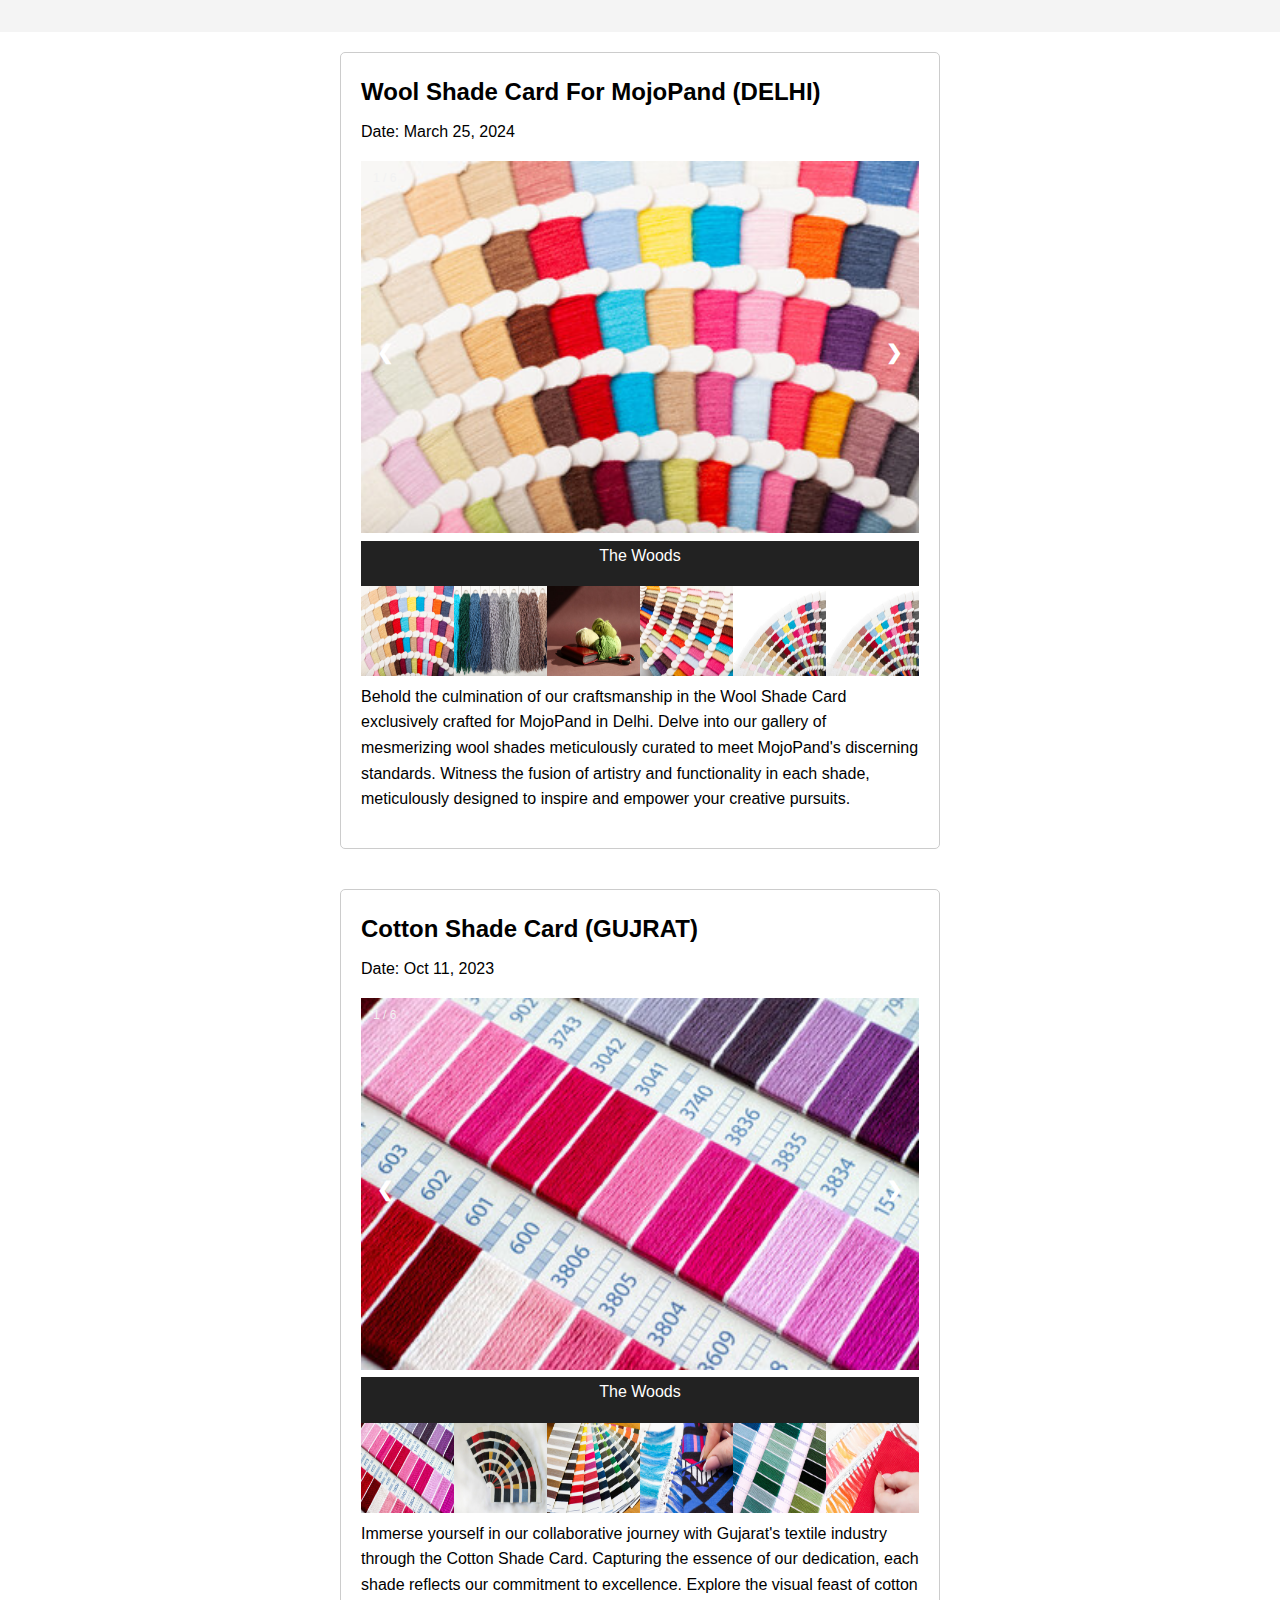
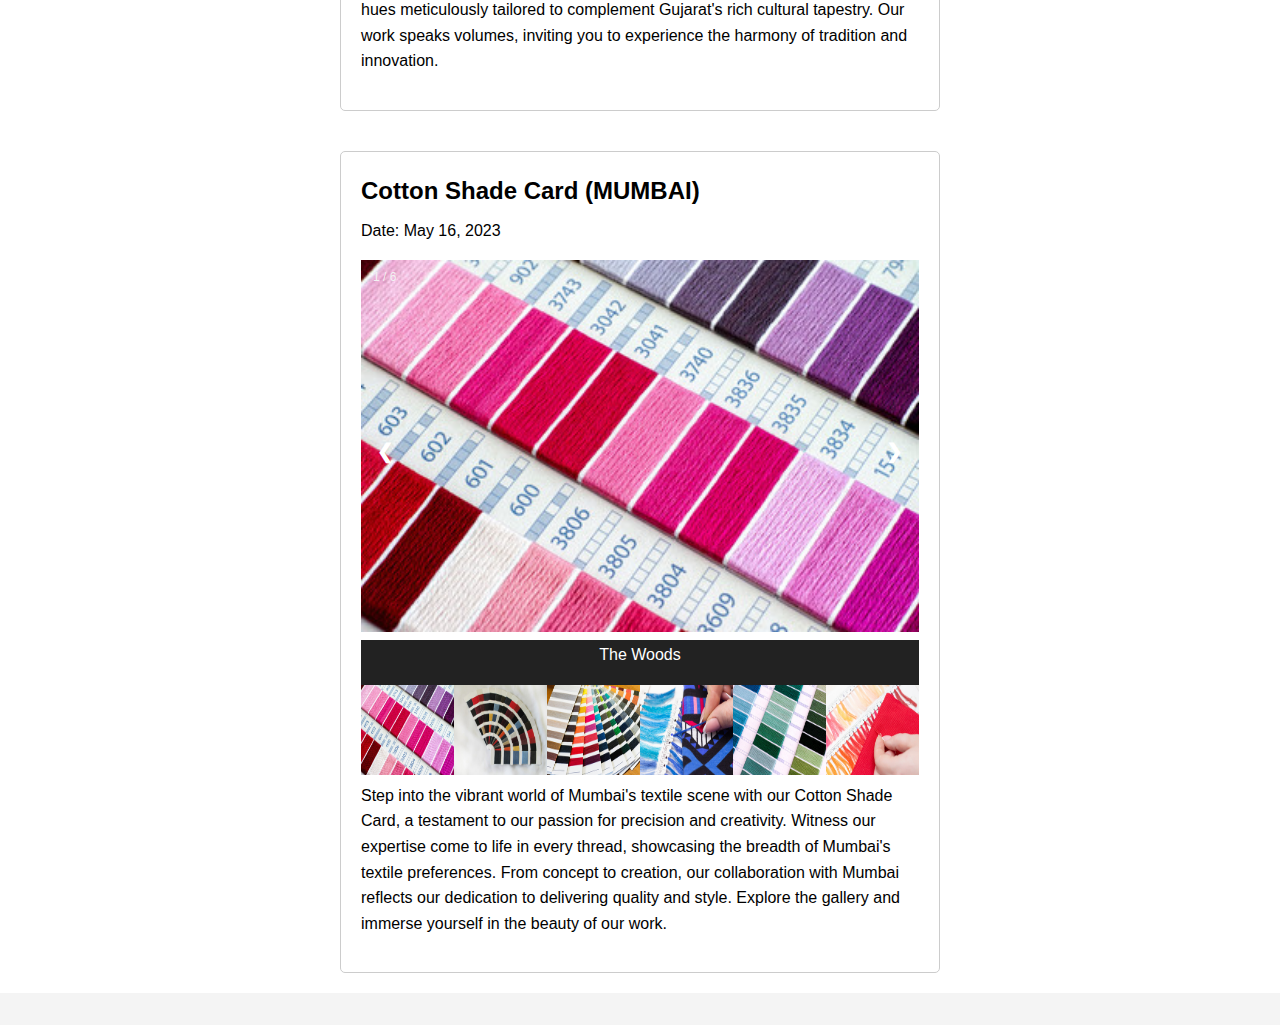
<file: blog-post2.html>
<!DOCTYPE html>
<html lang="en">

<head>
    <meta charset="UTF-8">
    <meta name="viewport" content="width=device-width, initial-scale=1.0">
    <title>Blog Post 1</title>
    <link rel="stylesheet" href="css/blog-post.css">
    <link rel="stylesheet" href="https://unpkg.com/swiper/swiper-bundle.min.css">
</head>

<body>
    <header>
        <!-- Add header content if needed -->
    </header>

    <main>
        <article>
            <h1>Wool Shade Card For MojoPand (DELHI)</h1>
            <p>Date: March 25, 2024</p>
            <div class="article-content">
                <div class="container">
                    <!-- Full-width images with number text -->
                    <div class="mySlides1">
                        <div class="numbertext wideImg">1 / 6</div>
                        <img src="images/wool-img/img1.jpeg" style="width:100%; height:60%;">
                    </div>
                    <div class="mySlides1">
                        <div class="numbertext wideImg">2 / 6</div>
                        <img src="images/wool-img/img2.jpeg" style="width:100%; height: 60%;">
                    </div>
                    <div class="mySlides1">
                        <div class="numbertext wideImg">3 / 6</div>
                        <img src="images/wool-img/img3.jpeg" style="width:100%; height: 60%;">
                    </div>
                    <div class="mySlides1">
                        <div class="numbertext wideImg">4 / 6</div>
                        <img src="images/wool-img/img4.jpeg" style="width:100%; height: 60%;">
                    </div>
                    <div class="mySlides1">
                        <div class="numbertext wideImg">5 / 6</div>
                        <img src="images/wool-img/img6.jpeg" style="width:100%; height: 60%;">
                    </div>
                    <div class="mySlides1">
                        <div class="numbertext wideImg">6 / 6</div>
                        <img src="images/wool-img/img6.jpeg" style="width:100%; height: 60%;">
                    </div>

                    <!-- Next and previous buttons -->
                    <a class="prev" onclick="plusSlides(-1)">&#10094;</a>
                    <a class="next" onclick="plusSlides(1)">&#10095;</a>

                    <!-- Image text -->
                    <div class="caption-container">
                        <p id="caption1"></p>
                    </div>

                    <!-- Thumbnail images -->
                    <div class="row">
                        <div class="column">
                            <img class="demo1 cursor demoImg" src="images/wool-img/img1.jpeg" style="width:100%" onclick="currentSlide(1)" alt="The Woods">
                        </div>
                        <div class="column">
                            <img class="demo1 cursor demoImg" src="images/wool-img/img2.jpeg" style="width:100%" onclick="currentSlide(2)" alt="Cinque Terre">
                        </div>
                        <div class="column">
                            <img class="demo1 cursor demoImg" src="images/wool-img/img3.jpeg" style="width:100%" onclick="currentSlide(3)" alt="Mountains and fjords">
                        </div>
                        <div class="column">
                            <img class="demo1 cursor demoImg" src="images/wool-img/img4.jpeg" style="width:100%" onclick="currentSlide(4)" alt="Northern Lights">
                        </div>
                        <div class="column">
                            <img class="demo1 cursor demoImg" src="images/wool-img/img6.jpeg" style="width:100%" onclick="currentSlide(5)" alt="Nature and sunrise">
                        </div>
                        <div class="column">
                            <img class="demo1 cursor demoImg" src="images/wool-img/img6.jpeg" style="width:100%" onclick="currentSlide(6)" alt="Snowy Mountains">
                        </div>
                    </div>
                </div>
                <p>Behold the culmination of our craftsmanship in the Wool Shade Card exclusively crafted for MojoPand in Delhi. Delve into our gallery of mesmerizing wool shades meticulously curated to meet MojoPand's discerning standards. Witness the fusion of artistry and functionality in each shade, meticulously designed to inspire and empower your creative pursuits.</p>
                <!-- Add more content here if needed -->
            </div>
        </article>
        <article>
            <h1>Cotton Shade Card (GUJRAT)</h1>
            <p>Date: Oct 11, 2023</p>
            <div class="article-content">
                <div class="container">
                    <!-- Full-width images with number text -->
                    <div class="mySlides2">
                        <div class="numbertext wideImg">1 / 6</div>
                        <img src="images/cotton-img/img1.jpeg" style="width:100%; height:60%;">
                    </div>
                    <div class="mySlides2">
                        <div class="numbertext wideImg">2 / 6</div>
                        <img src="images/cotton-img/img2.jpeg" style="width:100%; height: 60%;">
                    </div>
                    <div class="mySlides2">
                        <div class="numbertext wideImg">3 / 6</div>
                        <img src="images/cotton-img/img3.jpeg" style="width:100%; height: 60%;">
                    </div>
                    <div class="mySlides2">
                        <div class="numbertext wideImg">4 / 6</div>
                        <img src="images/cotton-img/img4.jpeg" style="width:100%; height: 60%;">
                    </div>
                    <div class="mySlides2">
                        <div class="numbertext wideImg">5 / 6</div>
                        <img src="images/cotton-img/img5.jpeg" style="width:100%; height: 60%;">
                    </div>
                    <div class="mySlides2">
                        <div class="numbertext wideImg">6 / 6</div>
                        <img src="images/cotton-img/img6.jpeg" style="width:100%; height: 60%;">
                    </div>

                    <!-- Next and previous buttons -->
                    <a class="prev" onclick="plusSlides(-1)">&#10094;</a>
                    <a class="next" onclick="plusSlides(1)">&#10095;</a>

                    <!-- Image text -->
                    <div class="caption-container">
                        <p id="caption2"></p>
                    </div>

                    <!-- Thumbnail images -->
                    <div class="row">
                        <div class="column">
                            <img class="demo2 cursor demoImg" src="images/cotton-img/img1.jpeg" style="width:100%" onclick="currentSlide(1)" alt="The Woods">
                        </div>
                        <div class="column">
                            <img class="demo2 cursor demoImg" src="images/cotton-img/img2.jpeg" style="width:100%" onclick="currentSlide(2)" alt="Cinque Terre">
                        </div>
                        <div class="column">
                            <img class="demo2 cursor demoImg" src="images/cotton-img/img3.jpeg" style="width:100%" onclick="currentSlide(3)" alt="Mountains and fjords">
                        </div>
                        <div class="column">
                            <img class="demo2 cursor demoImg" src="images/cotton-img/img4.jpeg" style="width:100%" onclick="currentSlide(4)" alt="Northern Lights">
                        </div>
                        <div class="column">
                            <img class="demo2 cursor demoImg" src="images/cotton-img/img5.jpeg" style="width:100%" onclick="currentSlide(5)" alt="Nature and sunrise">
                        </div>
                        <div class="column">
                            <img class="demo2 cursor demoImg" src="images/cotton-img/img6.jpeg" style="width:100%" onclick="currentSlide(6)" alt="Snowy Mountains">
                        </div>
                    </div>
                </div>
                <p>Immerse yourself in our collaborative journey with Gujarat's textile industry through the Cotton Shade Card. Capturing the essence of our dedication, each shade reflects our commitment to excellence. Explore the visual feast of cotton hues meticulously tailored to complement Gujarat's rich cultural tapestry. Our work speaks volumes, inviting you to experience the harmony of tradition and innovation.</p>
                <!-- Add more content here if needed -->
            </div>
        </article>
        <article>
            <h1>Cotton Shade Card (MUMBAI)</h1>
            <p>Date: May 16, 2023</p>
            <div class="article-content">
                <div class="container">
                    <!-- Full-width images with number text -->
                    <div class="mySlides3">
                        <div class="numbertext wideImg">1 / 6</div>
                        <img src="images/cotton-img/img1.jpeg" style="width:100%; height:60%;">
                    </div>
                    <div class="mySlides3">
                        <div class="numbertext wideImg">2 / 6</div>
                        <img src="images/cotton-img/img2.jpeg" style="width:100%; height: 60%;">
                    </div>
                    <div class="mySlides3">
                        <div class="numbertext wideImg">3 / 6</div>
                        <img src="images/cotton-img/img3.jpeg" style="width:100%; height: 60%;">
                    </div>
                    <div class="mySlides3">
                        <div class="numbertext wideImg">4 / 6</div>
                        <img src="images/cotton-img/img4.jpeg" style="width:100%; height: 60%;">
                    </div>
                    <div class="mySlides3">
                        <div class="numbertext wideImg">5 / 6</div>
                        <img src="images/cotton-img/img5.jpeg" style="width:100%; height: 60%;">
                    </div>
                    <div class="mySlides3">
                        <div class="numbertext wideImg">6 / 6</div>
                        <img src="images/cotton-img/img6.jpeg" style="width:100%; height: 60%;">
                    </div>

                    <!-- Next and previous buttons -->
                    <a class="prev" onclick="plusSlides(-1)">&#10094;</a>
                    <a class="next" onclick="plusSlides(1)">&#10095;</a>

                    <!-- Image text -->
                    <div class="caption-container">
                        <p id="caption3"></p>
                    </div>

                    <!-- Thumbnail images -->
                    <div class="row">
                        <div class="column">
                            <img class="demo3 cursor demoImg" src="images/cotton-img/img1.jpeg" style="width:100%" onclick="currentSlide(1)" alt="The Woods">
                        </div>
                        <div class="column">
                            <img class="demo3 cursor demoImg" src="images/cotton-img/img2.jpeg" style="width:100%" onclick="currentSlide(2)" alt="Cinque Terre">
                        </div>
                        <div class="column">
                            <img class="demo3 cursor demoImg" src="images/cotton-img/img3.jpeg" style="width:100%" onclick="currentSlide(3)" alt="Mountains and fjords">
                        </div>
                        <div class="column">
                            <img class="demo3 cursor demoImg" src="images/cotton-img/img4.jpeg" style="width:100%" onclick="currentSlide(4)" alt="Northern Lights">
                        </div>
                        <div class="column">
                            <img class="demo3 cursor demoImg" src="images/cotton-img/img5.jpeg" style="width:100%" onclick="currentSlide(5)" alt="Nature and sunrise">
                        </div>
                        <div class="column">
                            <img class="demo3 cursor demoImg" src="images/cotton-img/img6.jpeg" style="width:100%" onclick="currentSlide(6)" alt="Snowy Mountains">
                        </div>
                    </div>
                </div>
                <p>Step into the vibrant world of Mumbai's textile scene with our Cotton Shade Card, a testament to our passion for precision and creativity. Witness our expertise come to life in every thread, showcasing the breadth of Mumbai's textile preferences. From concept to creation, our collaboration with Mumbai reflects our dedication to delivering quality and style. Explore the gallery and immerse yourself in the beauty of our work.</p>
                <!-- Add more content here if needed -->
            </div>
        </article>
    </main>

    <footer>
        <!-- Add footer content if needed -->
    </footer>

    <script src="https://unpkg.com/swiper/swiper-bundle.min.js"></script>


    <script>
    const slideArray = ["mySlides1", "mySlides2", "mySlides3"];
    const demoArray = ["demo1", "demo2", "demo3"];
    const captionArray = ["caption1", "caption2", "caption3"];
    let slideIndex = 1;

    // Define the functions outside the loop
    function plusSlides(n) {
        showSlides(slideIndex += n);
    }

    function currentSlide(n) {
        showSlides(slideIndex = n);
    }

    function showSlides(n) {
        let i;
        for (let i = 0; i < slideArray.length; i++) {
            const slide = document.getElementsByClassName(slideArray[i]);
            const dots = document.getElementsByClassName(demoArray[i]);
            const captionText = document.getElementById(captionArray[i]);

            if (n > slide.length) { slideIndex = 1 }
            if (n < 1) { slideIndex = slide.length }
            for (let i = 0; i < slide.length; i++) {
                slide[i].style.display = "none";
            }
            for (let i = 0; i < dots.length; i++) {
                dots[i].className = dots[i].className.replace(" active", "");
            }
            slide[slideIndex - 1].style.display = "block";
            dots[slideIndex - 1].className += " active";
            captionText.innerHTML = dots[slideIndex - 1].alt;
        }
    }

    // Call showSlides once to initialize
    showSlides(slideIndex);
</script>

</body>

</html>
</file>
<file: css/blog-post.css>
/* Reset default margin and padding */
* {
    margin: 0;
    padding: 0;
    box-sizing: border-box;
}

body {
    font-family: Arial, sans-serif;
    line-height: 1.6;
}

header,
footer {
    background-color: #f4f4f4;
    padding: 1rem;
    text-align: center;
}

main {
    display: flex;
    justify-content: center;
    align-items: center;
    flex-direction: column;
}

article {
    margin: 20px;
    padding: 20px;
    border: 1px solid #ccc;
    border-radius: 5px;
    max-width: 600px;
}

h1 {
    font-size: 1.5rem;
    margin-bottom: 0.5rem;
}

p {
    margin-bottom: 1rem;
}

.blog-post-image {
    width: 100%;
    height: auto;
    margin-bottom: 1rem;
}

/* Swiper */
.swiper-container {
    width: 100%;
    height: auto;
}

.swiper-slide img {
    width: 100%;
    height: auto;
}

@media (max-width: 768px) {
    .swiper-container {
        width: 100%;
    }
}





* {
  box-sizing: border-box;
}

/* Position the image container (needed to position the left and right arrows) */
.container {
  position: relative;
}

/* Hide the images by default */
.mySlides {
  display: none;
}

/* Add a pointer when hovering over the thumbnail images */
.cursor {
  cursor: pointer;
}

/* Next & previous buttons */
.prev,
.next {
  cursor: pointer;
  position: absolute;
  top: 40%;
  width: auto;
  padding: 16px;
  margin-top: -50px;
  color: white;
  font-weight: bold;
  font-size: 20px;
  border-radius: 0 3px 3px 0;
  user-select: none;
  -webkit-user-select: none;
}

/* Position the "next button" to the right */
.next {
  right: 0;
  border-radius: 3px 0 0 3px;
}

/* On hover, add a black background color with a little bit see-through */
.prev:hover,
.next:hover {
  background-color: rgba(0, 0, 0, 0.8);
}

/* Number text (1/3 etc) */
.numbertext {
  color: #f2f2f2;
  font-size: 12px;
  padding: 8px 12px;
  position: absolute;
  top: 0;
}

/* Container for image text */
.caption-container {
  text-align: center;
  background-color: #222;
  padding: 2px 16px;
  color: white;
}

.row:after {
  content: "";
  display: table;
  clear: both;
}

/* Six columns side by side */
.column {
  float: left;
  width: 16.66%;
}

/* Add a transparency effect for thumnbail images */
.demo {
  opacity: 0.6;
  width: 20vh;
    height: 10vh;
}

.active,
.demo:hover {
  opacity: 1;
}

.wideImg {
    width: 20vh;
    height: 10vh;
}

.demoImg {
    width: 20vh;
    height: 10vh;
}
</file>
